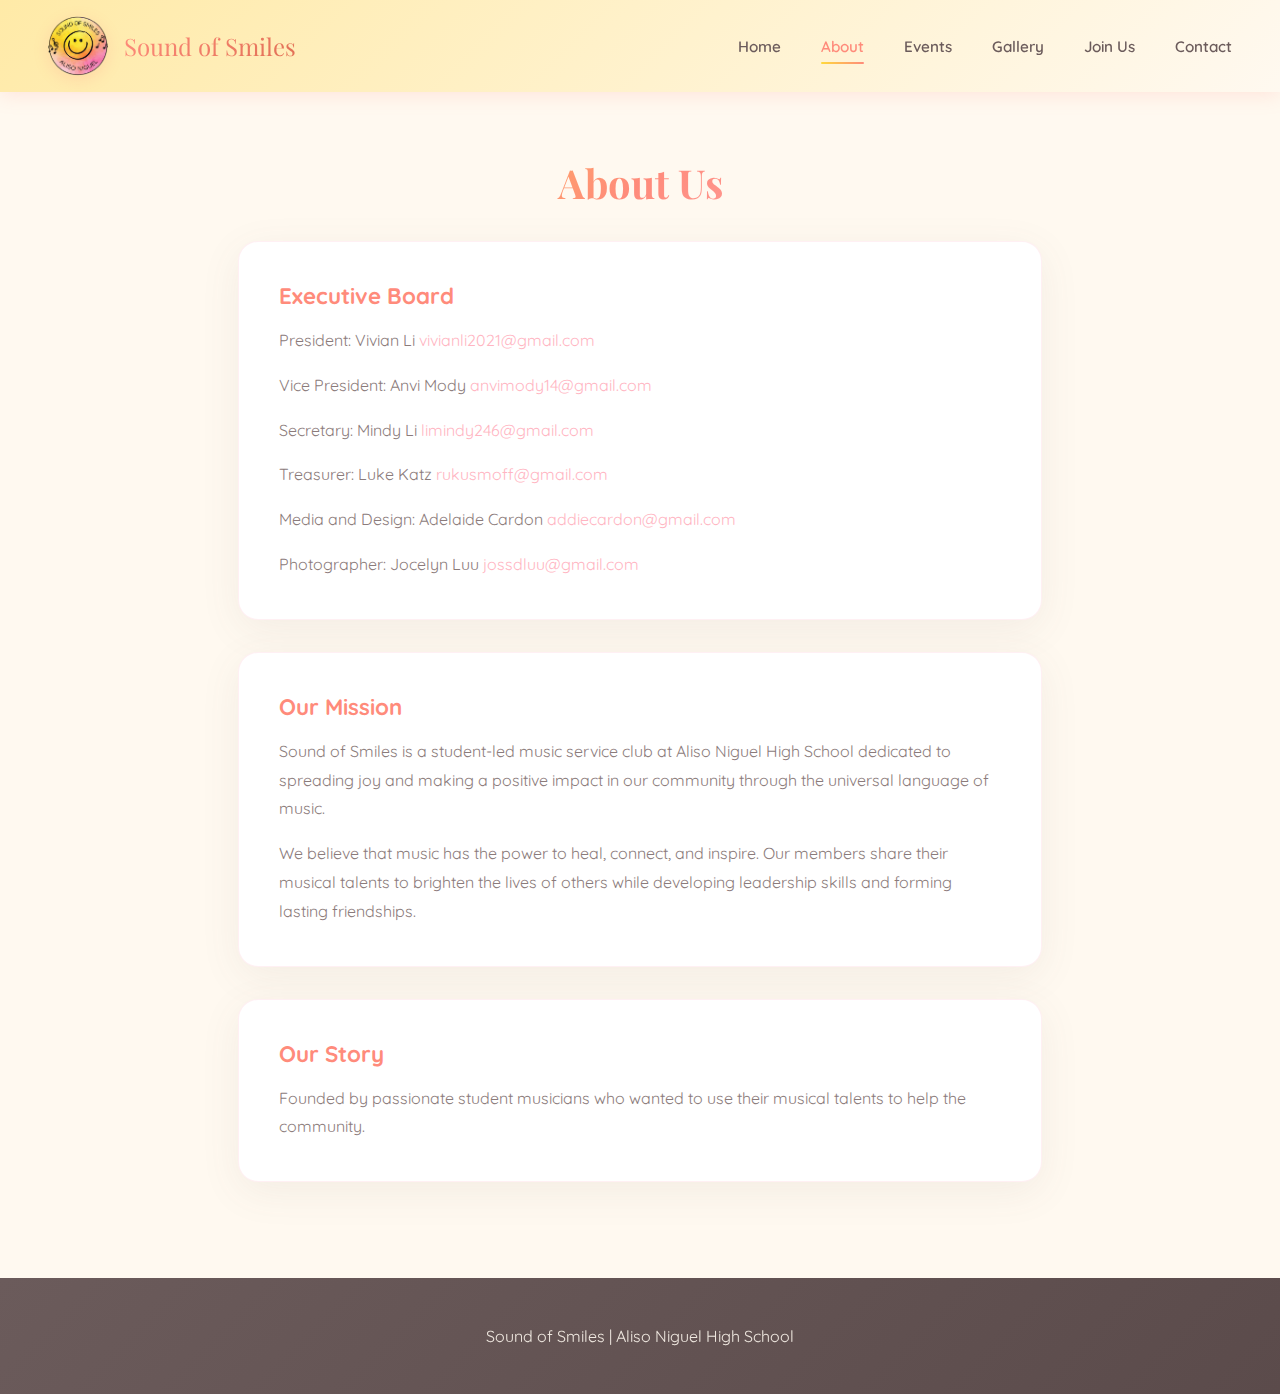
<file: about.html>
<!DOCTYPE html>
<html lang="en">
<head>
    <meta charset="UTF-8">
    <meta name="viewport" content="width=device-width, initial-scale=1.0">
    <title>About | Sound of Smiles</title>
    <link href="https://fonts.googleapis.com/css2?family=Quicksand:wght@400;500;600;700&family=Playfair+Display:wght@500&display=swap" rel="stylesheet">
    <link rel="stylesheet" href="https://cdnjs.cloudflare.com/ajax/libs/font-awesome/6.4.0/css/all.min.css">
    <style>
        * { margin: 0; padding: 0; box-sizing: border-box; }
        :root {
            --sunshine: #FFD93D; --coral: #FF8B7B; --blush: #FFB5C2;
            --peach: #FFEAA7; --cream: #FFF9F0; --warm-gray: #6B5B5B;
            --soft-shadow: rgba(255, 139, 123, 0.2);
        }
        body { font-family: 'Quicksand', sans-serif; background: var(--cream); min-height: 100vh; color: var(--warm-gray); }
        header { display: flex; align-items: center; justify-content: space-between; padding: 1rem 3rem; background: linear-gradient(135deg, var(--peach) 0%, var(--cream) 100%); box-shadow: 0 2px 20px var(--soft-shadow); position: sticky; top: 0; z-index: 100; }
        .logo-container { display: flex; align-items: center; gap: 1rem; }
        .logo-container a { display: flex; align-items: center; gap: 1rem; text-decoration: none; }
        .logo { width: 60px; height: 60px; border-radius: 50%; object-fit: cover; box-shadow: 0 4px 15px var(--soft-shadow); }
        .brand-name { font-family: 'Playfair Display', serif; font-size: 1.5rem; background: linear-gradient(135deg, var(--coral), #E17055); -webkit-background-clip: text; -webkit-text-fill-color: transparent; background-clip: text; }
        nav ul { display: flex; list-style: none; gap: 2.5rem; }
        nav a { text-decoration: none; color: var(--warm-gray); font-weight: 600; font-size: 0.95rem; position: relative; padding: 0.5rem 0; transition: color 0.3s ease; }
        nav a::after { content: ''; position: absolute; bottom: 0; left: 0; width: 0; height: 2px; background: linear-gradient(90deg, var(--sunshine), var(--coral)); transition: width 0.3s ease; border-radius: 2px; }
        nav a:hover, nav a.active { color: var(--coral); }
        nav a:hover::after, nav a.active::after { width: 100%; }
        main { padding: 4rem 3rem; max-width: 900px; margin: 0 auto; }
        .page-title { font-family: 'Playfair Display', serif; font-size: 2.5rem; text-align: center; margin-bottom: 2rem; background: linear-gradient(135deg, var(--sunshine) 0%, var(--coral) 50%, var(--blush) 100%); -webkit-background-clip: text; -webkit-text-fill-color: transparent; background-clip: text; }
        .content-section { background: white; border-radius: 20px; padding: 2.5rem; box-shadow: 0 10px 40px rgba(107, 91, 91, 0.08); border: 1px solid rgba(255, 181, 194, 0.2); margin-bottom: 2rem; }
        .content-section h2 { font-size: 1.4rem; margin-bottom: 1rem; color: var(--coral); }
        .content-section p { line-height: 1.8; color: #8B7B7B; margin-bottom: 1rem; }
        .content-section p:last-child { margin-bottom: 0; }
        .content-section p a {
            color: var(--blush);
            text-decoration: none;
        }

        .content-section p a:hover {
            text-decoration: underline;
        }
        footer { background: linear-gradient(135deg, var(--warm-gray), #5B4B4B); color: var(--cream); padding: 3rem; text-align: center; }
        footer p { opacity: 0.9; }
        .social-links { display: flex; justify-content: center; gap: 1.5rem; margin-top: 1.5rem; }
        .social-links a { width: 45px; height: 45px; background: rgba(255, 255, 255, 0.1); border-radius: 50%; display: flex; align-items: center; justify-content: center; text-decoration: none; font-size: 1.2rem; transition: background 0.3s ease, transform 0.3s ease; color: var(--cream); }
        .social-links a:hover { background: linear-gradient(135deg, var(--sunshine), var(--coral)); transform: scale(1.1); }
        @media (max-width: 768px) { header { padding: 1rem 1.5rem; flex-direction: column; gap: 1rem; } nav ul { gap: 1.5rem; } main { padding: 2rem 1.5rem; } .page-title { font-size: 2rem; } }
    </style>
</head>
<body>
    <header>
        <div class="logo-container">
            <a href="index.html">
                <img src="logo.png" alt="Sound of Smiles Logo" class="logo">
                <span class="brand-name">Sound of Smiles</span>
            </a>
        </div>
        <nav>
            <ul>
                <li><a href="index.html">Home</a></li>
                <li><a href="about.html" class="active">About</a></li>
                <li><a href="events.html">Events</a></li>
                <li><a href="gallery.html">Gallery</a></li>
                <li><a href="join.html">Join Us</a></li>
                <li><a href="contact.html">Contact</a></li>
            </ul>
        </nav>
    </header>

    <main>
        <h1 class="page-title">About Us</h1>
         <div class="content-section">
            <h2>Executive Board</h2>
            <p>President: Vivian Li <a href="mailto:vivianli2021@gmail.com">vivianli2021@gmail.com</a></p>
            <p>Vice President: Anvi Mody <a href="mailto:anvimody14@gmail.com">anvimody14@gmail.com</a></p>
            <p>Secretary: Mindy Li <a href="mailto:limindy246@gmail.com">limindy246@gmail.com</a></p>
            <p>Treasurer: Luke Katz <a href="mailto:rukusmoff@gmail.com">rukusmoff@gmail.com</a></p>
            <p>Media and Design: Adelaide Cardon <a href="mailto:addiecardon@gmail.com">addiecardon@gmail.com</a></p>
            <p>Photographer: Jocelyn Luu <a href="mailto:jossdluu@gmail.com">jossdluu@gmail.com</a></p>
        </div>
        <div class="content-section">
            <h2>Our Mission </h2>
            <p>Sound of Smiles is a student-led music service club at Aliso Niguel High School dedicated to spreading joy and making a positive impact in our community through the universal language of music.</p>
            <p>We believe that music has the power to heal, connect, and inspire. Our members share their musical talents to brighten the lives of others while developing leadership skills and forming lasting friendships.</p>
        </div>

        <div class="content-section">
            <h2>Our Story</h2>
            <p>Founded by passionate student musicians who wanted to use their musical talents to help the community.</p>
        </div>

       
    </main>

    <footer>
        <p> Sound of Smiles | Aliso Niguel High School</p>
  
 </div>
        </div>
    </footer>
</body>
</html>
</file>
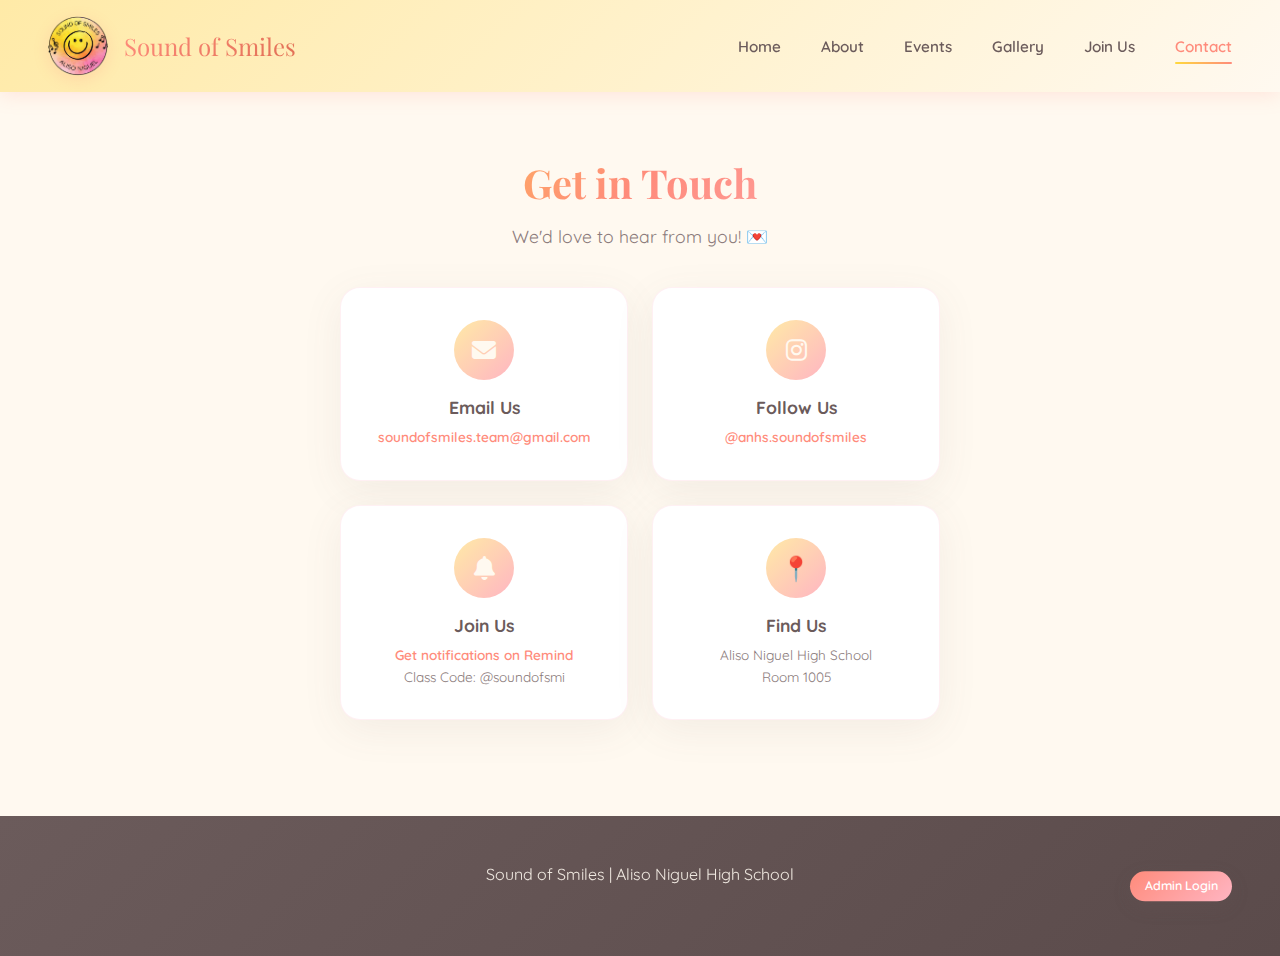
<file: contact.html>
<!DOCTYPE html>
<html lang="en">
<head>
    <meta charset="UTF-8">
    <meta name="viewport" content="width=device-width, initial-scale=1.0">
    <title>Contact | Sound of Smiles</title>
    <link href="https://fonts.googleapis.com/css2?family=Quicksand:wght@400;500;600;700&family=Playfair+Display:wght@500&display=swap" rel="stylesheet">
    <link rel="stylesheet" href="https://cdnjs.cloudflare.com/ajax/libs/font-awesome/6.4.0/css/all.min.css">
    <style>
        * { margin: 0; padding: 0; box-sizing: border-box; }
        :root {
            --sunshine: #FFD93D; --coral: #FF8B7B; --blush: #FFB5C2;
            --peach: #FFEAA7; --cream: #FFF9F0; --warm-gray: #6B5B5B;
            --soft-shadow: rgba(255, 139, 123, 0.2);
        }
        body { font-family: 'Quicksand', sans-serif; background: var(--cream); min-height: 100vh; color: var(--warm-gray); }
        header { display: flex; align-items: center; justify-content: space-between; padding: 1rem 3rem; background: linear-gradient(135deg, var(--peach) 0%, var(--cream) 100%); box-shadow: 0 2px 20px var(--soft-shadow); position: sticky; top: 0; z-index: 100; }
        .logo-container { display: flex; align-items: center; gap: 1rem; }
        .logo-container a { display: flex; align-items: center; gap: 1rem; text-decoration: none; }
        .logo { width: 60px; height: 60px; border-radius: 50%; object-fit: cover; box-shadow: 0 4px 15px var(--soft-shadow); }
        .brand-name { font-family: 'Playfair Display', serif; font-size: 1.5rem; background: linear-gradient(135deg, var(--coral), #E17055); -webkit-background-clip: text; -webkit-text-fill-color: transparent; background-clip: text; }
        nav ul { display: flex; list-style: none; gap: 2.5rem; }
        nav a { text-decoration: none; color: var(--warm-gray); font-weight: 600; font-size: 0.95rem; position: relative; padding: 0.5rem 0; transition: color 0.3s ease; }
        nav a::after { content: ''; position: absolute; bottom: 0; left: 0; width: 0; height: 2px; background: linear-gradient(90deg, var(--sunshine), var(--coral)); transition: width 0.3s ease; border-radius: 2px; }
        nav a:hover, nav a.active { color: var(--coral); }
        nav a:hover::after, nav a.active::after { width: 100%; }
        main { padding: 4rem 3rem; max-width: 900px; margin: 0 auto; }
        .page-title { font-family: 'Playfair Display', serif; font-size: 2.5rem; text-align: center; margin-bottom: 1rem; background: linear-gradient(135deg, var(--sunshine) 0%, var(--coral) 50%, var(--blush) 100%); -webkit-background-clip: text; -webkit-text-fill-color: transparent; background-clip: text; }
        .subtitle { text-align: center; color: #8B7B7B; margin-bottom: 2.5rem; font-size: 1.1rem; }
        .contact-grid { display: grid; grid-template-columns: repeat(2, minmax(250px, 1fr)); gap: 1.5rem; margin-bottom: 2rem; max-width: 600px; margin-left: auto; margin-right: auto; }
        .contact-card { background: white; border-radius: 20px; padding: 2rem; box-shadow: 0 10px 40px rgba(107, 91, 91, 0.08); border: 1px solid rgba(255, 181, 194, 0.2); text-align: center; transition: transform 0.3s ease; }
        .contact-card:hover { transform: translateY(-5px); }
        .contact-icon { width: 60px; height: 60px; background: linear-gradient(135deg, var(--peach), var(--blush)); border-radius: 50%; display: flex; align-items: center; justify-content: center; font-size: 1.5rem; margin: 0 auto 1rem; color: var(--cream); }
        .contact-card h3 { font-size: 1.1rem; margin-bottom: 0.5rem; color: var(--warm-gray); }
        .contact-card p { color: #8B7B7B; line-height: 1.6; word-break: break-word; font-size: 0.85rem; }
        .contact-card a { color: var(--coral); text-decoration: none; font-weight: 600; }
        .contact-card a:hover { text-decoration: underline; }
        .content-section { background: white; border-radius: 20px; padding: 2.5rem; box-shadow: 0 10px 40px rgba(107, 91, 91, 0.08); border: 1px solid rgba(255, 181, 194, 0.2); }
        .content-section h2 { font-size: 1.4rem; margin-bottom: 1.5rem; color: var(--coral); text-align: center; }
        .form-group { margin-bottom: 1.5rem; }
        .form-group label { display: block; margin-bottom: 0.5rem; font-weight: 600; color: var(--warm-gray); }
        .form-group input, .form-group textarea { width: 100%; padding: 1rem; border: 2px solid rgba(255, 181, 194, 0.3); border-radius: 12px; font-family: 'Quicksand', sans-serif; font-size: 1rem; transition: border-color 0.3s ease; background: var(--cream); }
        .form-group input:focus, .form-group textarea:focus { outline: none; border-color: var(--coral); }
        .form-group textarea { min-height: 150px; resize: vertical; }
        .submit-btn { display: block; width: 100%; padding: 1rem; background: linear-gradient(135deg, var(--sunshine), var(--coral)); color: white; border: none; border-radius: 50px; font-family: 'Quicksand', sans-serif; font-weight: 600; font-size: 1rem; cursor: pointer; box-shadow: 0 8px 25px var(--soft-shadow); transition: transform 0.3s ease, box-shadow 0.3s ease; }
        .submit-btn:hover { transform: translateY(-3px); box-shadow: 0 12px 35px rgba(255, 139, 123, 0.35); }
        footer { background: linear-gradient(135deg, var(--warm-gray), #5B4B4B); color: var(--cream); padding: 3rem; text-align: center; position: relative; }
        footer p { opacity: 0.9; }
        .social-links { display: flex; justify-content: center; gap: 1.5rem; margin-top: 1.5rem; }
        .social-links a { width: 45px; height: 45px; background: rgba(255, 255, 255, 0.1); border-radius: 50%; display: flex; align-items: center; justify-content: center; text-decoration: none; font-size: 1.2rem; transition: background 0.3s ease, transform 0.3s ease; color: var(--cream); }
        .social-links a:hover { background: linear-gradient(135deg, var(--sunshine), var(--coral)); transform: scale(1.1); }
        .admin-login { display: inline-flex; align-items: center; justify-content: center; background: linear-gradient(135deg, var(--coral), var(--blush)); color: white; text-decoration: none; font-size: 0.78rem; font-weight: 600; padding: 0.45rem 0.9rem; border-radius: 999px; box-shadow: 0 6px 18px rgba(107, 91, 91, 0.18); transition: transform 0.2s ease, box-shadow 0.2s ease; }
        .admin-login:hover { transform: translateY(-2px); box-shadow: 0 10px 24px rgba(255, 139, 123, 0.3); }
        .footer-actions { position: absolute; right: 3rem; top: 50%; transform: translateY(-50%); }
        @media (max-width: 768px) { header { padding: 1rem 1.5rem; flex-direction: column; gap: 1rem; } nav ul { gap: 1.5rem; } main { padding: 2rem 1.5rem; } .page-title { font-size: 2rem; } .contact-grid { grid-template-columns: 1fr; max-width: 100%; } }
    </style>
</head>
<body>
    <header>
        <div class="logo-container">
            <a href="index.html">
                <img src="logo.png" alt="Sound of Smiles Logo" class="logo">
                <span class="brand-name">Sound of Smiles</span>
            </a>
        </div>
        <nav>
            <ul>
                <li><a href="index.html">Home</a></li>
                <li><a href="about.html">About</a></li>
                <li><a href="events.html">Events</a></li>
                <li><a href="gallery.html">Gallery</a></li>
                <li><a href="join.html">Join Us</a></li>
                <li><a href="contact.html" class="active">Contact</a></li>
            </ul>
        </nav>
    </header>

    <main>
        <h1 class="page-title">Get in Touch</h1>
        <p class="subtitle">We'd love to hear from you! 💌</p>
        
        <div class="contact-grid">
            <div class="contact-card">
                <div class="contact-icon"><i class="fas fa-envelope"></i></div>
                <h3>Email Us</h3>
                <p><a href="mailto:soundofsmiles.team@gmail.com">soundofsmiles.team@gmail.com</a></p>
            </div>
            <div class="contact-card">
                <div class="contact-icon"><i class="fab fa-instagram"></i></div>
                <h3>Follow Us</h3>
                <p><a href="https://instagram.com/anhs.soundofsmiles" target="_blank" rel="noopener noreferrer">@anhs.soundofsmiles</a></p>
            </div>
            <div class="contact-card">
                <div class="contact-icon"><i class="fas fa-bell"></i></div>
                <h3>Join Us</h3>
                <p><a href="https://www.remind.com/join/soundofsmi" target="_blank" rel="noopener noreferrer">Get notifications on Remind</a></p>
                <p>Class Code: @soundofsmi</p>
            </div>
            <div class="contact-card">
                <div class="contact-icon">📍</div>
                <h3>Find Us</h3>
                <p>Aliso Niguel High School<br>Room 1005</p>
            </div>
        </div>

    </main>

    <footer>
        <p> Sound of Smiles | Aliso Niguel High School</p>
        <div class="social-links">
        </div>
        <div class="footer-actions">
            <a class="admin-login" href="login.html" aria-label="Admin login">Admin Login</a>
        </div>
    </footer>
</body>
</html>
</file>
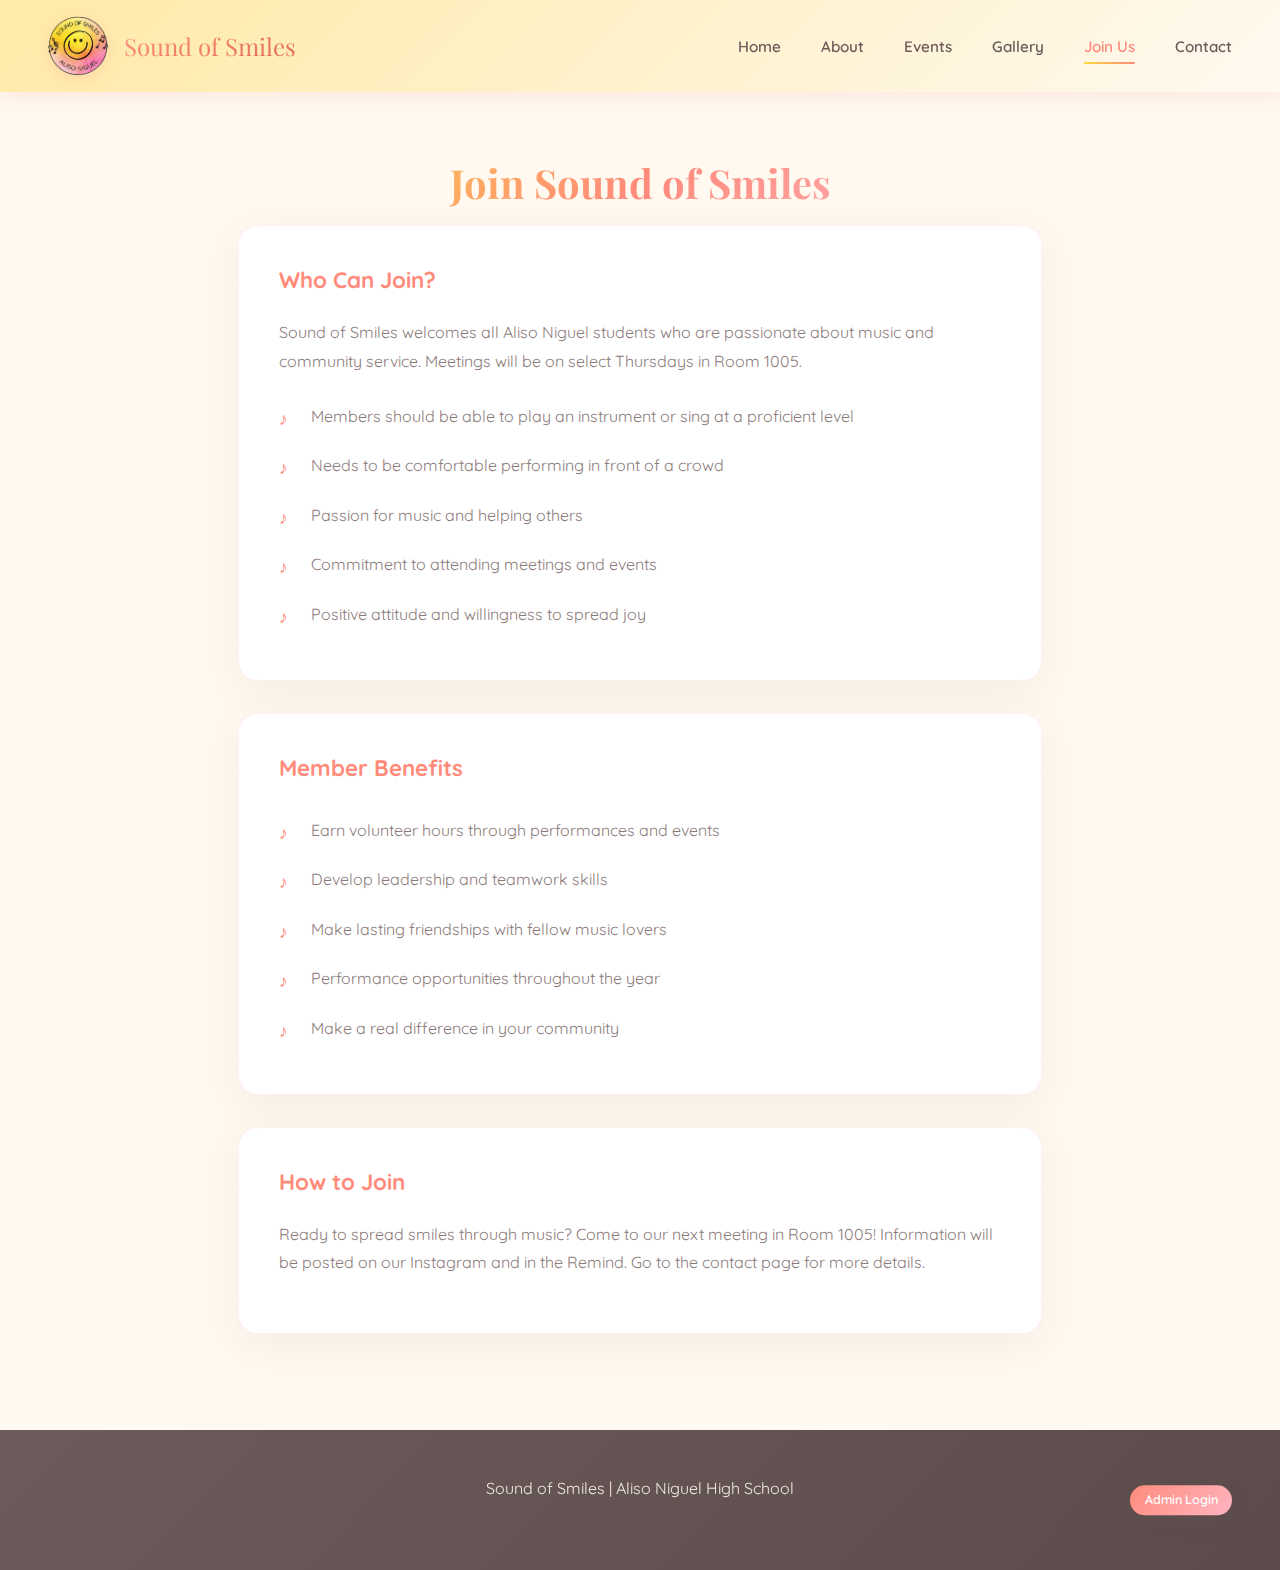
<file: join.html>
<!DOCTYPE html>
<html lang="en">
<head>
    <meta charset="UTF-8">
    <meta name="viewport" content="width=device-width, initial-scale=1.0">
    <title>Join Us | Sound of Smiles</title>
    <link rel="icon" type="image/png" href="logo.png">
    <link href="https://fonts.googleapis.com/css2?family=Quicksand:wght@400;500;600;700&family=Playfair+Display:wght@500&display=swap" rel="stylesheet">
    <link rel="stylesheet" href="https://cdnjs.cloudflare.com/ajax/libs/font-awesome/6.4.0/css/all.min.css">
    <style>
        * { margin: 0; padding: 0; box-sizing: border-box; }
        :root {
            --sunshine: #FFD93D; --coral: #FF8B7B; --blush: #FFB5C2;
            --peach: #FFEAA7; --cream: #FFF9F0; --warm-gray: #6B5B5B;
            --soft-shadow: rgba(255, 139, 123, 0.2);
        }
        body { font-family: 'Quicksand', sans-serif; background: var(--cream); min-height: 100vh; color: var(--warm-gray); }
        header { display: flex; align-items: center; justify-content: space-between; padding: 1rem 3rem; background: linear-gradient(135deg, var(--peach) 0%, var(--cream) 100%); box-shadow: 0 2px 20px var(--soft-shadow); position: sticky; top: 0; z-index: 100; }
        .logo-container { display: flex; align-items: center; gap: 1rem; }
        .logo-container a { display: flex; align-items: center; gap: 1rem; text-decoration: none; }
        .logo { width: 60px; height: 60px; border-radius: 50%; object-fit: cover; box-shadow: 0 4px 15px var(--soft-shadow); }
        .brand-name { font-family: 'Playfair Display', serif; font-size: 1.5rem; background: linear-gradient(135deg, var(--coral), #E17055); -webkit-background-clip: text; -webkit-text-fill-color: transparent; background-clip: text; }
        nav ul { display: flex; list-style: none; gap: 2.5rem; }
        nav a { text-decoration: none; color: var(--warm-gray); font-weight: 600; font-size: 0.95rem; position: relative; padding: 0.5rem 0; transition: color 0.3s ease; }
        nav a::after { content: ''; position: absolute; bottom: 0; left: 0; width: 0; height: 2px; background: linear-gradient(90deg, var(--sunshine), var(--coral)); transition: width 0.3s ease; border-radius: 2px; }
        nav a:hover, nav a.active { color: var(--coral); }
        nav a:hover::after, nav a.active::after { width: 100%; }
        main { padding: 4rem 3rem; max-width: 900px; margin: 0 auto; }
        .page-title { font-family: 'Playfair Display', serif; font-size: 2.5rem; text-align: center; margin-bottom: 1rem; background: linear-gradient(135deg, var(--sunshine) 0%, var(--coral) 50%, var(--blush) 100%); -webkit-background-clip: text; -webkit-text-fill-color: transparent; background-clip: text; }
        .subtitle { text-align: center; color: #8B7B7B; margin-bottom: 2.5rem; font-size: 1.1rem; }
        .content-section { background: white; border-radius: 20px; padding: 2.5rem; box-shadow: 0 10px 40px rgba(107, 91, 91, 0.08); border: 1px solid rgba(255, 181, 194, 0.2); margin-bottom: 2rem; }
        .content-section h2 { font-size: 1.4rem; margin-bottom: 1.5rem; color: var(--coral); }
        .content-section p { line-height: 1.8; color: #8B7B7B; margin-bottom: 1rem; }
        .requirements-list { list-style: none; padding: 0; }
        .requirements-list li { padding: 0.75rem 0; padding-left: 2rem; position: relative; color: #8B7B7B; line-height: 1.6; }
        .requirements-list li::before { content: '♪'; position: absolute; left: 0; color: var(--coral); font-size: 1.1rem; }
        .cta-button { display: inline-block; padding: 1rem 2.5rem; background: linear-gradient(135deg, var(--sunshine), var(--coral)); color: white; text-decoration: none; border-radius: 50px; font-weight: 600; font-size: 1rem; box-shadow: 0 8px 25px var(--soft-shadow); transition: transform 0.3s ease, box-shadow 0.3s ease; border: none; cursor: pointer; }
        .cta-button:hover { transform: translateY(-3px); box-shadow: 0 12px 35px rgba(255, 139, 123, 0.35); }
        .cta-container { text-align: center; margin-top: 2rem; }
        .highlight-box { background: linear-gradient(135deg, var(--peach), var(--blush)); border-radius: 15px; padding: 1.5rem; margin-top: 1.5rem; }
        .highlight-box p { color: var(--warm-gray); margin: 0; font-weight: 500; }
        footer { background: linear-gradient(135deg, var(--warm-gray), #5B4B4B); color: var(--cream); padding: 3rem; text-align: center; position: relative; }
        footer p { opacity: 0.9; }
        .social-links { display: flex; justify-content: center; gap: 1.5rem; margin-top: 1.5rem; }
        .social-links a { width: 45px; height: 45px; background: rgba(255, 255, 255, 0.1); border-radius: 50%; display: flex; align-items: center; justify-content: center; text-decoration: none; font-size: 1.2rem; transition: background 0.3s ease, transform 0.3s ease; color: var(--cream); }
        .social-links a:hover { background: linear-gradient(135deg, var(--sunshine), var(--coral)); transform: scale(1.1); }
        .admin-login { display: inline-flex; align-items: center; justify-content: center; background: linear-gradient(135deg, var(--coral), var(--blush)); color: white; text-decoration: none; font-size: 0.78rem; font-weight: 600; padding: 0.45rem 0.9rem; border-radius: 999px; box-shadow: 0 6px 18px rgba(107, 91, 91, 0.18); transition: transform 0.2s ease, box-shadow 0.2s ease; }
        .admin-login:hover { transform: translateY(-2px); box-shadow: 0 10px 24px rgba(255, 139, 123, 0.3); }
        .footer-actions { position: absolute; right: 3rem; top: 50%; transform: translateY(-50%); }
        @media (max-width: 768px) { header { padding: 1rem 1.5rem; flex-direction: column; gap: 1rem; } nav ul { gap: 1.5rem; } main { padding: 2rem 1.5rem; } .page-title { font-size: 2rem; } }
    </style>
</head>
<body>
    <header>
        <div class="logo-container">
            <a href="index.html">
                <img src="logo.png" alt="Sound of Smiles Logo" class="logo">
                <span class="brand-name">Sound of Smiles</span>
            </a>
        </div>
        <nav>
            <ul>
                <li><a href="index.html">Home</a></li>
                <li><a href="about.html">About</a></li>
                <li><a href="events.html">Events</a></li>
                <li><a href="gallery.html">Gallery</a></li>
                <li><a href="join.html" class="active">Join Us</a></li>
                <li><a href="contact.html">Contact</a></li>
            </ul>
        </nav>
    </header>

    <main>
        <h1 class="page-title">Join Sound of Smiles</h1>
        
        <div class="content-section">
            <h2>Who Can Join?</h2>
            <p>Sound of Smiles welcomes all Aliso Niguel students who are passionate about music and community service. Meetings will be on select Thursdays in Room 1005.</p>
            <ul class="requirements-list">
                <li>Members should be able to play an instrument or sing at a proficient level</li>
                <li>Needs to be comfortable performing in front of a crowd</li>
                <li>Passion for music and helping others</li>
                <li>Commitment to attending meetings and events</li>
                <li>Positive attitude and willingness to spread joy</li>
            </ul>
        </div>

        <div class="content-section">
            <h2>Member Benefits</h2>
            <ul class="requirements-list">
                <li>Earn volunteer hours through performances and events</li>
                <li>Develop leadership and teamwork skills</li>
                <li>Make lasting friendships with fellow music lovers</li>
                <li>Performance opportunities throughout the year</li>
                <li>Make a real difference in your community</li>
            </ul>
        </div>

        <div class="content-section">
            <h2>How to Join</h2>
            <p>Ready to spread smiles through music? Come to our next meeting in Room 1005! Information will be posted on our Instagram and in the Remind. Go to the contact page for more details.</p>
            


        </div>
    </main>

    <footer>
        <p> Sound of Smiles | Aliso Niguel High School</p>
        <div class="social-links"></div>
        <div class="footer-actions">
            <a class="admin-login" href="login.html" aria-label="Admin login">Admin Login</a>
        </div>
    </footer>
</body>
</html>
</file>
